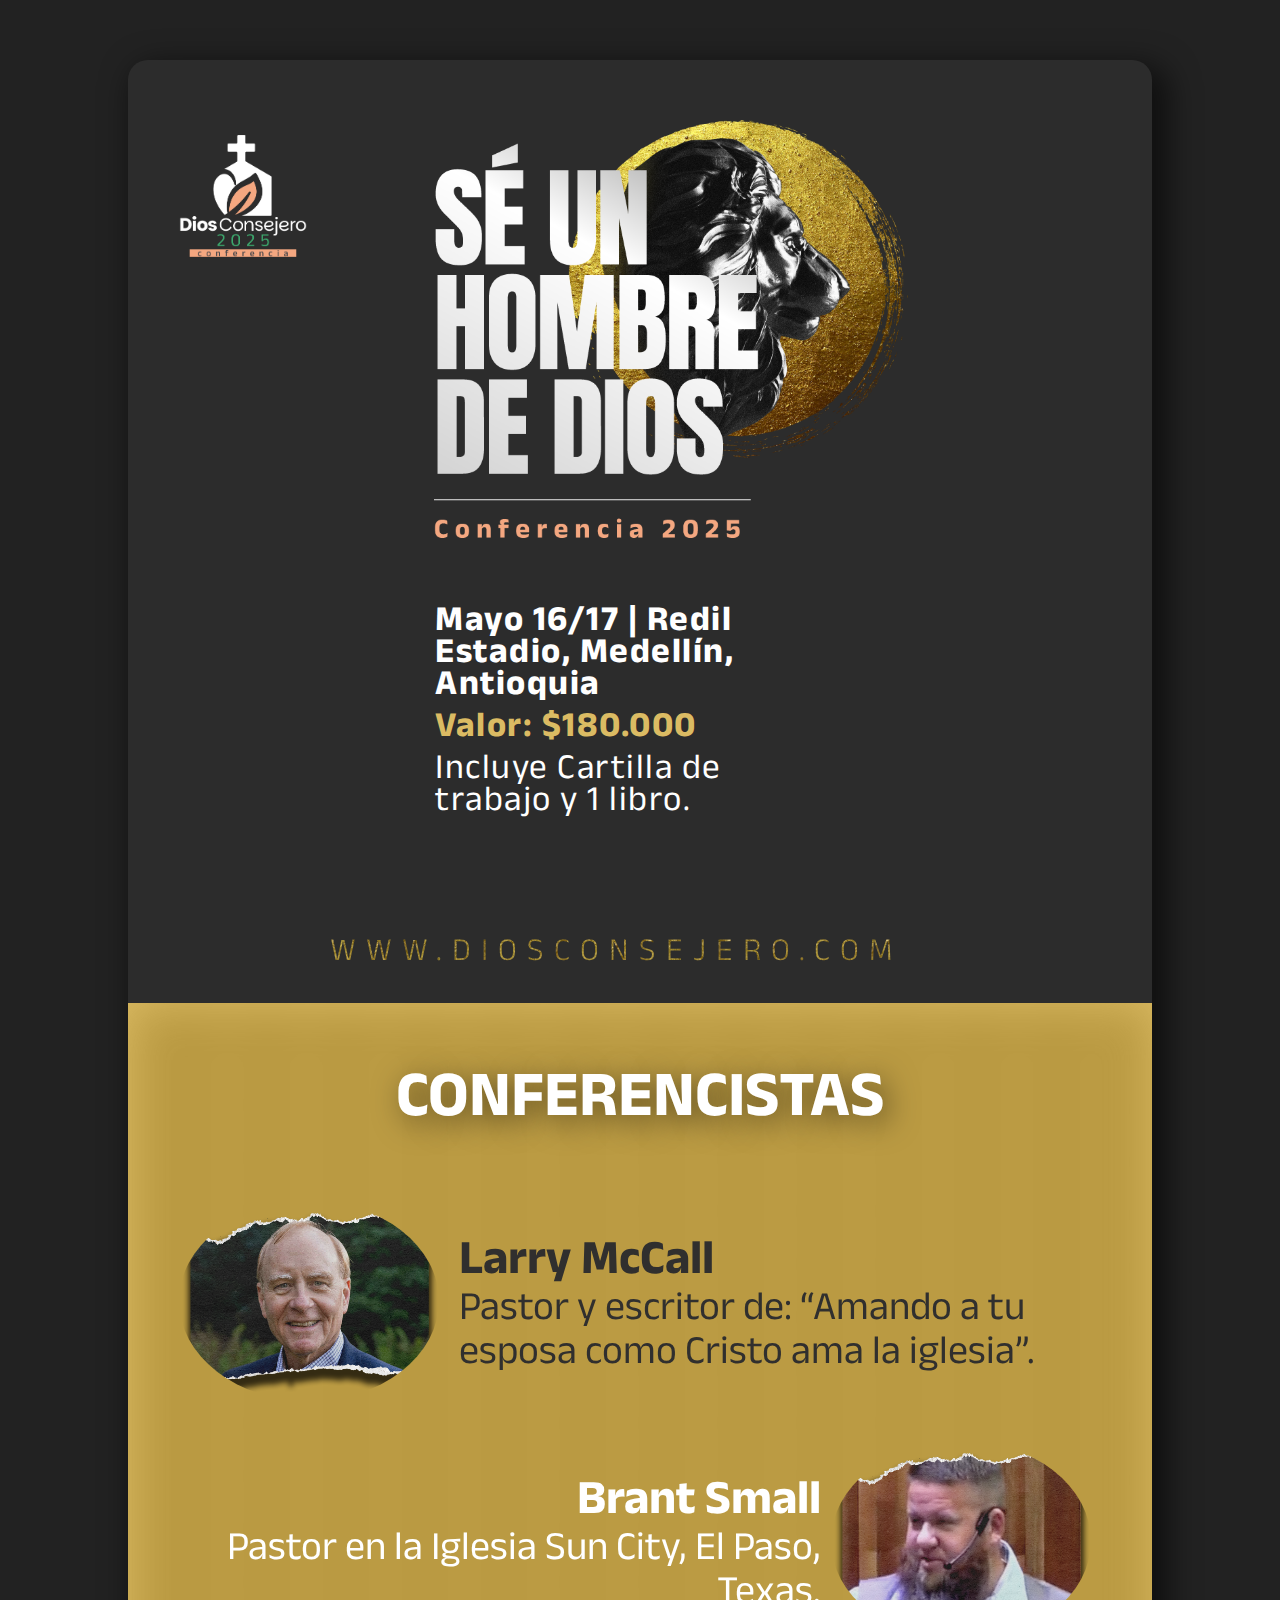
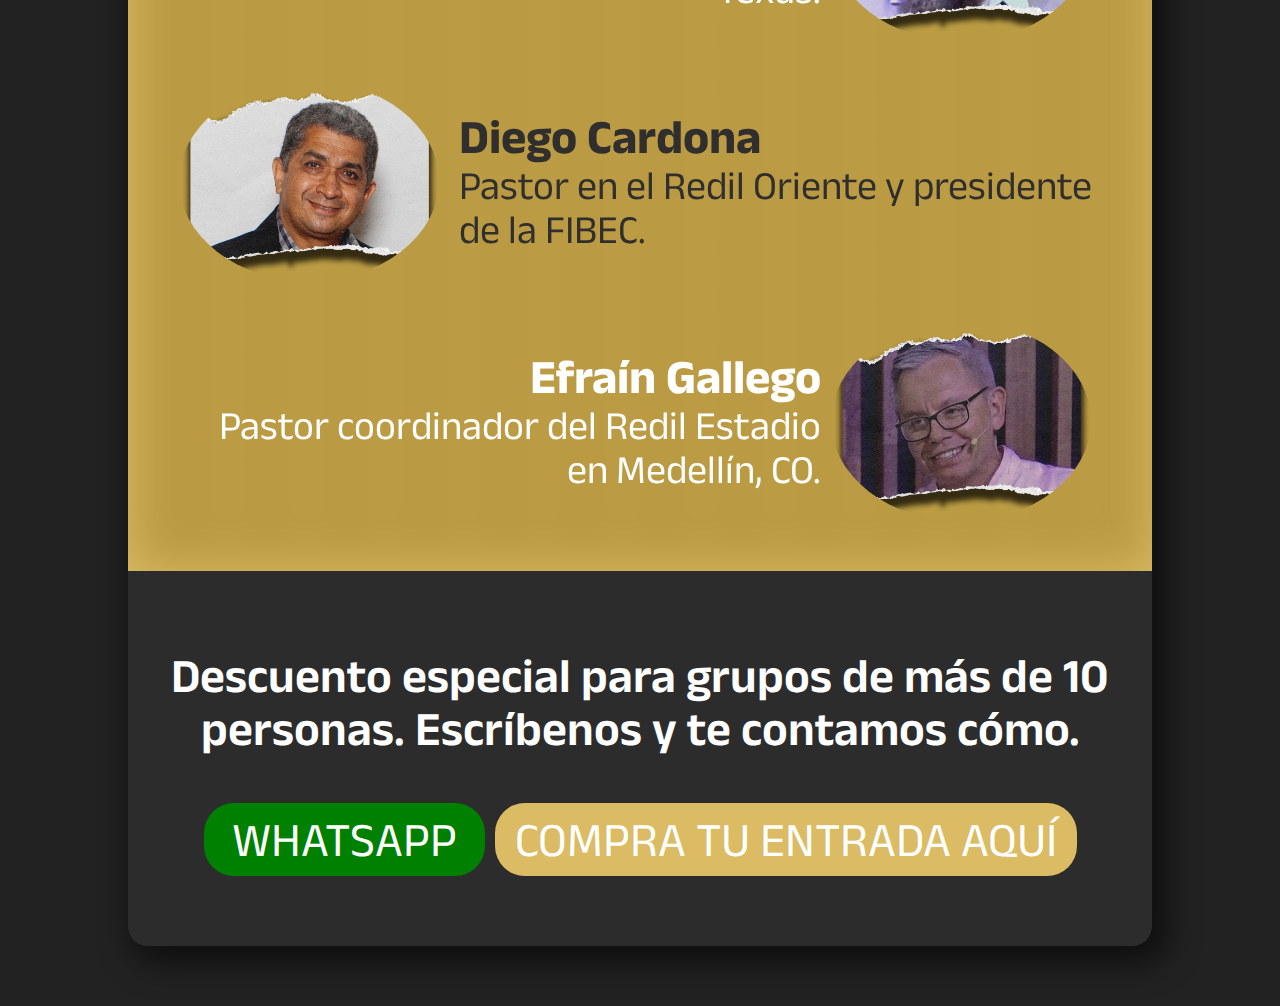
<file: cliente/index.html>
<!DOCTYPE html>
<html lang="es">

<head>
    <meta charset="UTF-8">
    <meta name="viewport" content="width=device-width, initial-scale=1.0">
    <title>Dios Consejero 2025</title>
    <link rel="stylesheet" href="./assets/styles/style.css">

</head>

<body>
    <section class="container">
        <header>
            <img class="minilogo" src="./assets/img/logo.png" alt="Logo de la conferencia" />
            
            <img class="logo" src="./assets/new/logo.png" alt="Logo de la conferencia" />

            <div class="content_header">
                <!--div class="bloque_hombre">
                    <h1>SÉ UN <span>HOMBRE</span> DE DIOS</h1>
                    <p>Aconsejando el corazón masculino</p>
                </div-->
                <div class="bloque_datos">
                    <p class="info datos_top">Mayo 16/17 | Redil Estadio, Medellín, Antioquia</p>
                    <p class="info orange">Valor: $180.000</p>
                    <p class="info">Incluye Cartilla de trabajo y 1 libro.</p>
                </div>

                <div class="bloque_www">
                    <img class="minilogo_mobile" src="./assets/img/logo.png" alt="Logo de la conferencia" />
                    <h1>www.diosconsejero.com</h1>
                </div>

            </div>
        </header>
        <article>
            <h2>CONFERENCISTAS</h2>
            <div class="conf_card">
                <img src="./assets/img/001.png" alt="Larry McCall" />
                <div class="card_text">
                    <h3>Larry McCall</h3>
                    <p>Pastor y escritor de: “Amando a tu esposa como Cristo ama la iglesia”.</p>
                </div>
            </div>
            <div class="conf_card type_two">
                <img src="./assets/img/004.png" alt="Brant Small" />
                <div class="card_text">
                    <h3>Brant Small</h3>
                    <p>Pastor en la Iglesia Sun City, El Paso, Texas.</p>
                </div>
            </div>
            <div class="conf_card">
                <img src="./assets/img/002.png" alt="Diego Cardona" />
                <div class="card_text">
                    <h3>Diego Cardona</h3>
                    <p>Pastor en el Redil Oriente y presidente de la FIBEC.</p>
                </div>
            </div>
            <div class="conf_card type_two">
                <img src="./assets/img/003.png" alt="Efraín Gallego" />
                <div class="card_text">
                    <h3>Efraín Gallego</h3>
                    <p>Pastor coordinador del Redil Estadio en Medellín, CO.</p>
                </div>
            </div>
        </article>
        <footer>
            <p>Descuento especial para grupos de más de 10 personas. Escríbenos y te contamos cómo.</p>
            <div class="two">
                <a  class="button" href="https://wa.me/+573005862700?text=Hola,%20me%20interesa%20mas%20informacion%20del%20evento" target="_blank">WHATSAPP</a>
                <a class="button morange" style="text-transform: uppercase;" href="./registro/index.html" target="_blank"
                        rel="noopener noreferrer">Compra tu entrada aquí</a>
            </div>
        </footer>
    </section>
</body>

</html>
</file>
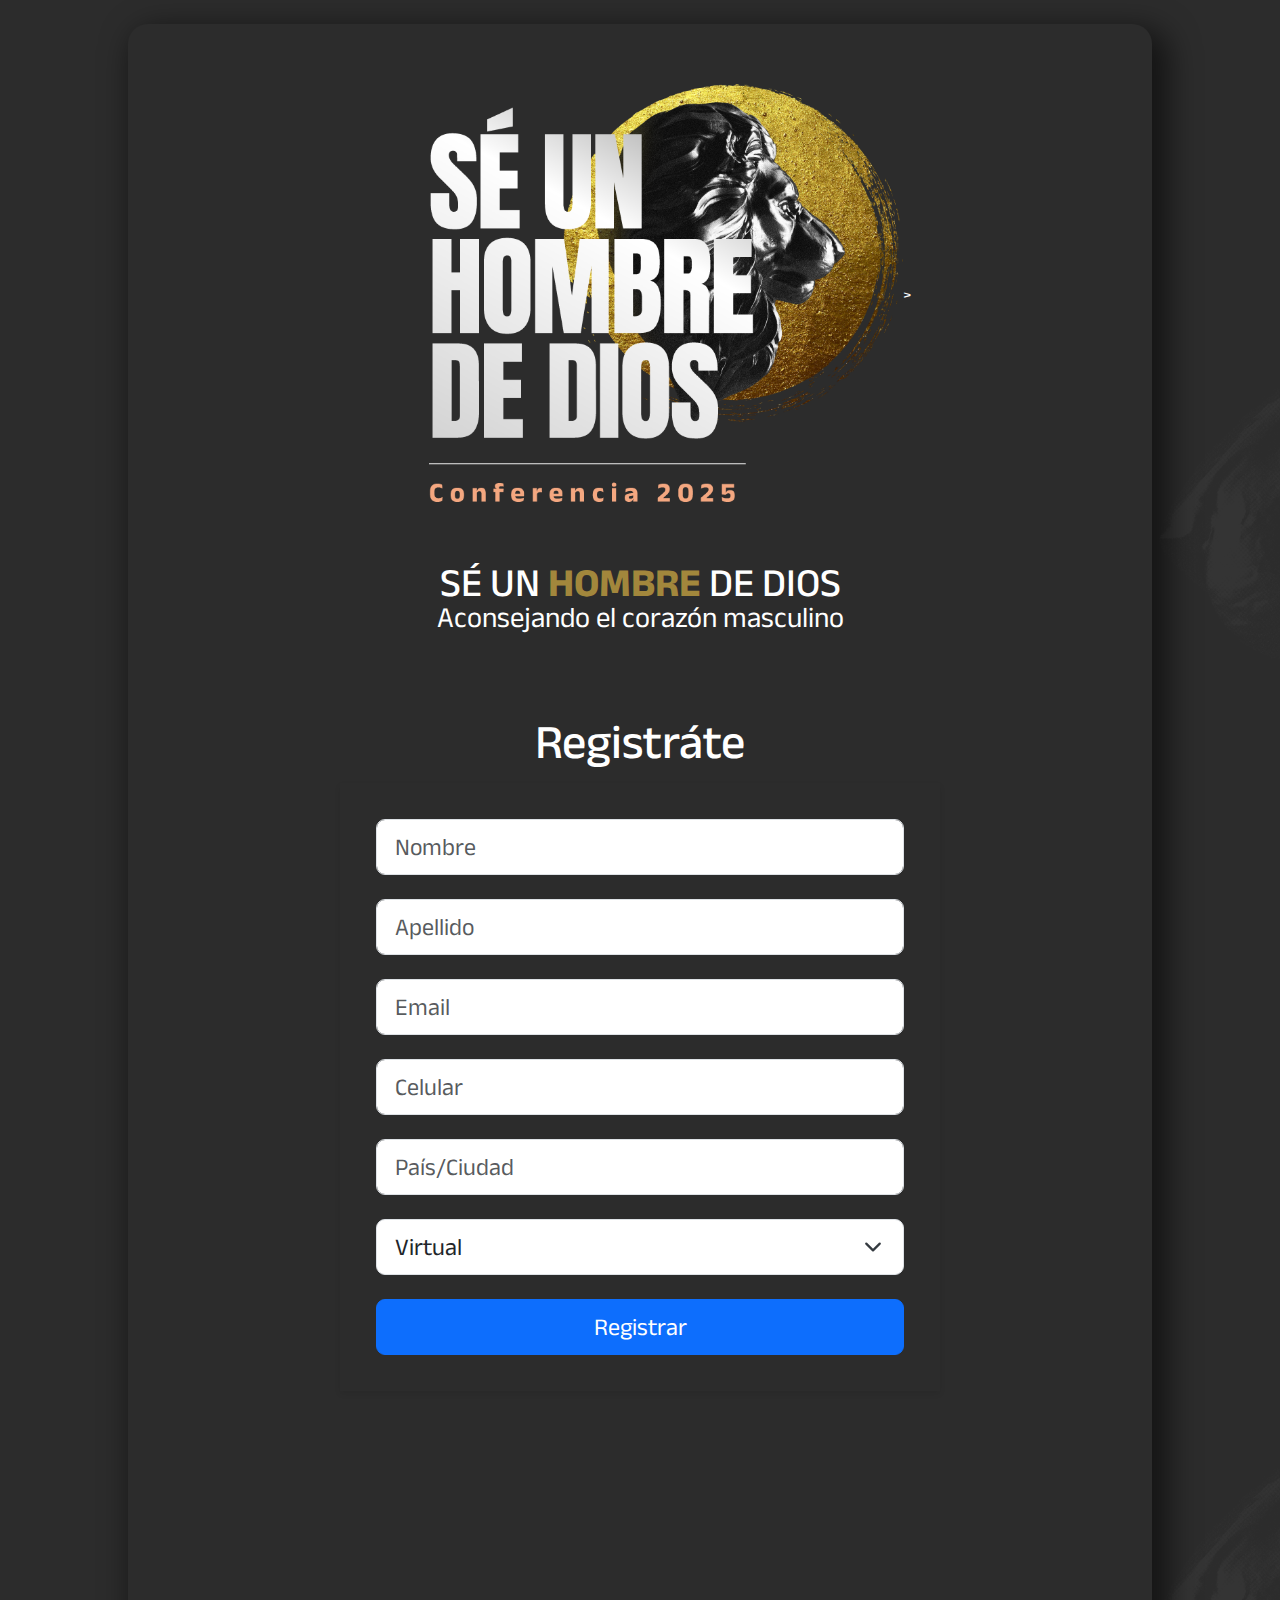
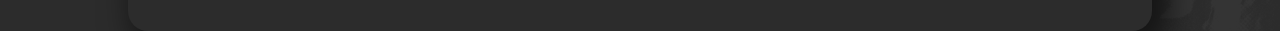
<file: cliente/registro/index.html>
<!DOCTYPE html>
<html lang="es">

<head>
    <meta charset="UTF-8">
    <meta name="viewport" content="width=device-width, initial-scale=1.0">
    <title>CRUD de Asistentes</title>
    <link href="https://cdn.jsdelivr.net/npm/bootstrap@5.3.0/dist/css/bootstrap.min.css" rel="stylesheet">
    <link rel="stylesheet" href="../assets/styles/style.css">
    <style>
        .markeo {
            margin-top: 50px;
            padding: 20%;
            padding-top: 0;
            zoom: 1.5;
        }
    </style>
</head>

<body class="container mt-4">

    <header>
        <img class="logo" src="../assets/new/logo.png" alt="Logo de la conferencia" />>
        <div class="content_header">
            <div class="bloque_hombre">
                <h1>SÉ UN <span>HOMBRE</span> DE DIOS</h1>
                <p>Aconsejando el corazón masculino</p>
            </div>
        </div>
    </header>

    <div class="markeo">
        <h2 class="text-center">Registráte</h2>
        <form id="attendeeForm" class="d-flex flex-column gap-3 p-4 shadow-sm p-4">
            <input type="hidden" id="type_user" class="form-control" value="informacion">
            <input type="text" id="nombre" class="form-control" placeholder="Nombre" required>
            <input type="text" id="apellido" class="form-control" placeholder="Apellido" required>
            <input type="email" id="email" class="form-control" placeholder="Email" required>
            <input type="text" id="celular" class="form-control" placeholder="Celular" required>
            <input type="text" id="pais_ciudad" class="form-control" placeholder="País/Ciudad" required>
            <select id="boleta" class="form-select">
                <option value="virtual">Virtual</option>
                <option value="presencial">Presencial</option>
            </select>

            <button type="submit" class="btn btn-primary">Registrar</button>
        </form>

        
    </div>

    <script>
        const apiUrl = 'https://diosconsejero.com/api/attendees';
        const encodedKey = btoa("diosconsejeroapi");

        document.getElementById('attendeeForm').addEventListener('submit', async (e) => {
            e.preventDefault();
            const data = {
                nombre: document.getElementById('nombre').value,
                apellido: document.getElementById('apellido').value,
                email: document.getElementById('email').value,
                celular: document.getElementById('celular').value,
                pais_ciudad: document.getElementById('pais_ciudad').value,
                boleta: document.getElementById('boleta').value,
                type_user: document.getElementById('type_user').value
            };
            await fetch(apiUrl, { method: 'POST', headers: { 'Content-Type': 'application/json' }, body: JSON.stringify(data) });
            window.location.href = "https://biz.payulatam.com/B0e918fB15922F6"; 
            loadAttendees();
        });


        loadAttendees();
    </script>
</body>

</html>
</file>
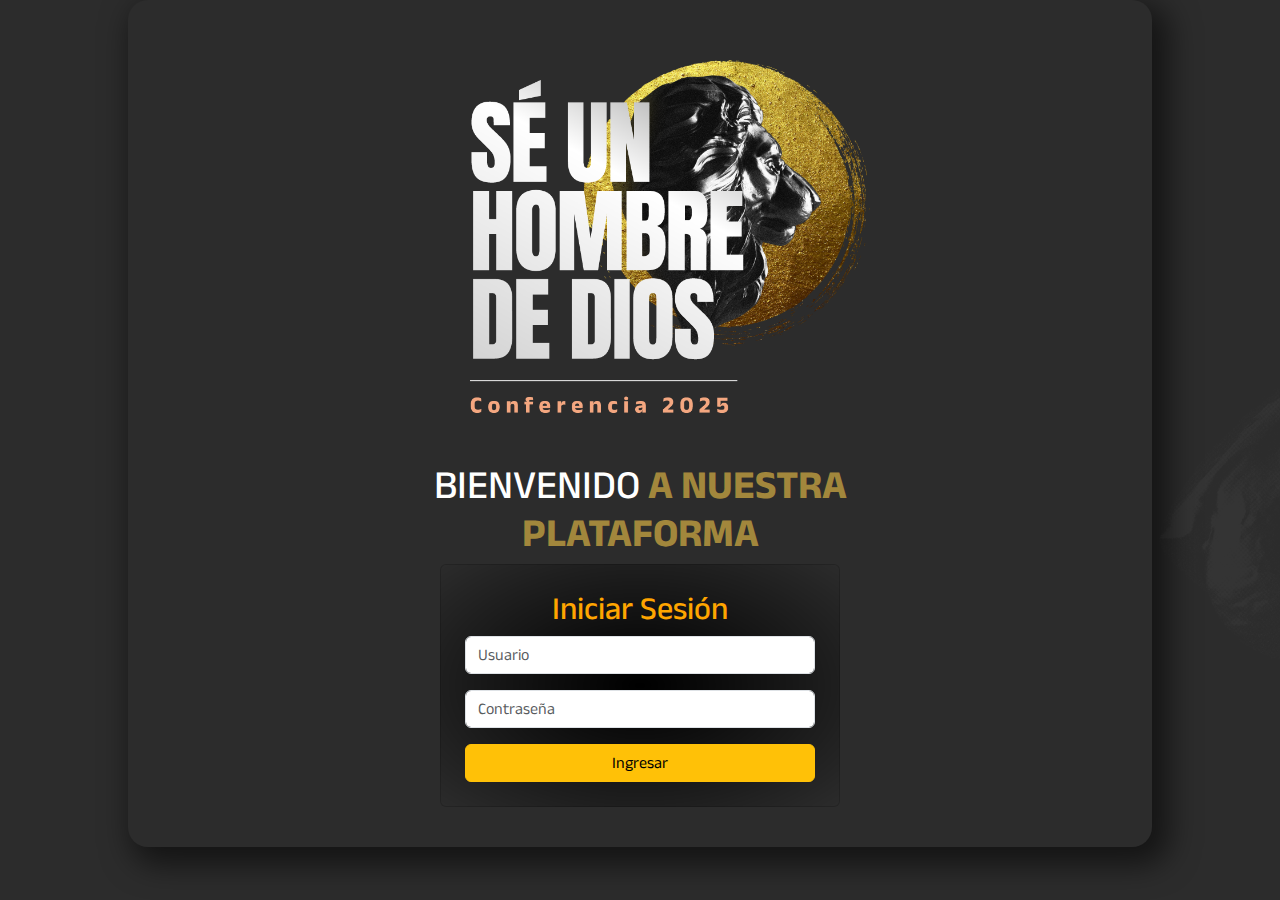
<file: cliente/registro/adminregister.html>
<script>
    document.addEventListener("DOMContentLoaded", function () {
        if (!sessionStorage.getItem("authenticated")) {
            document.body.style.display = 'none';
            alert("No tienes permisos para acceder a esta página");
            window.location.href = 'loggin.html';
        }
    });
</script>

<!DOCTYPE html>
<html lang="es">

<head>
    <meta charset="UTF-8">
    <meta name="viewport" content="width=device-width, initial-scale=1.0">
    <title>CRUD de Asistentes</title>.

    <link href="https://cdn.jsdelivr.net/npm/bootstrap@5.3.0/dist/css/bootstrap.min.css" rel="stylesheet">
    <link rel="stylesheet" href="../assets/styles/style.css">
    <style>
        .markeo {
            margin-top: 50px;
            padding: 40px;
            padding-top: 0;
        }

        #attendeeForm {
            width: 60%;
            margin: auto;
            transition: opacity 0.3s ease-in-out;
            display: flex;
            justify-content: center;
            flex-direction: column;
            align-items: center;
            gap: 20px;
        }

        .hidden {
            display: none;
        }

        .eye-icon {
            cursor: pointer;
            font-size: 1.5rem;
        }

        #toggleEye {
            cursor: pointer;
            display: inline-block;
            transition: transform 0.4s ease-in-out;
        }

        /* Animación al pasar el mouse */
        #toggleEye:hover {
            transform: translateY(-20px) rotate(25deg) scale(1.2);
        }

        /* Efecto de sacudida al quitar el mouse */
        @keyframes shake {
            0% {
                transform: rotate(10deg);
            }

            25% {
                transform: rotate(-10deg);
            }

            50% {
                transform: rotate(10deg);
            }

            75% {
                transform: rotate(-10deg);
            }

            100% {
                transform: rotate(0deg);
            }
        }
    </style>
</head>

<body class="container mt-4">

    <header>
        <img class="logo" src="../assets/new/logo.png" alt="Logo de la conferencia" style="width:400px !important" />
        <div class="content_header">
            <div class="bloque_hombre">
                <h1>Administrador de <span>Asistentes</span></h1>
                <p>Evento Dios consejero</p>
            </div>
        </div>
    </header>

    <div class="markeo">
        <h2 class="text-center">Registro de asistentes <span id="toggleEye" class="eye-icon">🐵</span></h2>
        <p style="color: rgba(255,255,255,0.5);">Ingresa los datos del asistente si no esta activo solo selecciona el
            mono (🐵)</p>
        <div class="atte" id="atten">
            <form id="attendeeForm" class="d-flex flex-column gap-3 p-4 shadow-sm p-4">
                <input type="text" id="nombre" class="form-control" placeholder="Nombre" required>
                <input type="text" id="apellido" class="form-control" placeholder="Apellido" required>
                <input type="email" id="email" class="form-control" placeholder="Email" required>
                <input type="text" id="celular" class="form-control" placeholder="Celular" required>
                <input type="text" id="pais_ciudad" class="form-control" placeholder="País/Ciudad" required>
                <select id="boleta" class="form-select">
                    <option value="virtual">Virtual</option>
                    <option value="presencial">Presencial</option>
                </select>
                <div class="d-flex gap-3">
                    <button type="submit" class="btn btn-primary">Registrar</button>
                    <button id="limpiar" type="submit" class="btn btn-success">Limpiar</button>
                </div>
            </form>
        </div>


        <h2 class="text-center mt-4">Lista de Asistentes</h2>
        <table class="table table-bordered table-striped mt-3">
            <thead class="table-dark">
                <tr>
                    <th>Nombre</th>
                    <th>Apellido</th>
                    <th>Email</th>
                    <th>Celular</th>
                    <th>Ubicación</th>
                    <th>Boleta</th>
                    <th>Acciones</th>
                </tr>
            </thead>
            <tbody id="attendeesTable"></tbody>
        </table>
    </div>

    <script>
        const apiUrl = 'https://diosconsejero.com/api/attendees';
        const encodedKey = btoa("diosconsejeroapi");

        document.getElementById('attendeeForm').addEventListener('submit', async (e) => {
            e.preventDefault();
            const data = {
                nombre: document.getElementById('nombre').value,
                apellido: document.getElementById('apellido').value,
                email: document.getElementById('email').value,
                celular: document.getElementById('celular').value,
                pais_ciudad: document.getElementById('pais_ciudad').value,
                boleta: document.getElementById('boleta').value
            };
            await fetch(apiUrl, {
                method: 'POST', headers: {
                    "Authorization": `Basic ${encodedKey}`,
                    "Content-Type": "application/json"
                }, body: JSON.stringify(data)
            });
            loadAttendees();
        });

        async function loadAttendees() {
            const res = await fetch(apiUrl, {
                method: "GET",
                headers: {
                    "Authorization": `Basic ${encodedKey}`,
                    "Content-Type": "application/json"
                }
            });
            const attendees = await res.json();
            const tbody = document.getElementById('attendeesTable');
            tbody.innerHTML = '';
            attendees.forEach(att => {
                const row = `<tr>
                    <td>${att.nombre}</td>
                    <td>${att.apellido}</td>
                    <td>${att.email}</td>
                    <td>${att.celular}</td>
                    <td>${att.pais_ciudad}</td>
                    <td>${att.boleta}</td>
                    <td>
                        <button class="btn btn-warning btn-sm" onclick="editAttendee(${att.id})">Editar</button>
                        <button class="btn btn-danger btn-sm" onclick="deleteAttendee(${att.id})">Eliminar</button>
                    </td>
                </tr>`;
                tbody.innerHTML += row;
            });
        }

        async function deleteAttendee(id) {
            const confirmDelete = confirm("¿Está seguro de que desea eliminar este asistente?");
            if (confirmDelete) {
                await fetch(`${apiUrl}/${id}`, {
                    method: 'DELETE',
                    headers: {
                        "Authorization": `Basic ${encodedKey}`,
                        "Content-Type": "application/json"
                    }
                });
                loadAttendees();
            }
        }

        async function editAttendee(id) {
            const res = await fetch(`${apiUrl}/${id}`, {
                method: "GET",
                headers: {
                    "Authorization": `Basic ${encodedKey}`,
                    "Content-Type": "application/json"
                }
            });
            const att = await res.json();
            document.getElementById('nombre').value = att.nombre;
            document.getElementById('apellido').value = att.apellido;
            document.getElementById('email').value = att.email;
            document.getElementById('celular').value = att.celular;
            document.getElementById('pais_ciudad').value = att.pais_ciudad;
            document.getElementById('boleta').value = att.boleta;

            document.getElementById('attendeeForm').onsubmit = async (e) => {
                e.preventDefault();
                const updatedData = {
                    nombre: document.getElementById('nombre').value,
                    apellido: document.getElementById('apellido').value,
                    email: document.getElementById('email').value,
                    celular: document.getElementById('celular').value,
                    pais_ciudad: document.getElementById('pais_ciudad').value,
                    boleta: document.getElementById('boleta').value
                };
                await fetch(`${apiUrl}/${id}`, { method: 'PUT', headers: { 'Content-Type': 'application/json' }, body: JSON.stringify(updatedData) });
                loadAttendees();
                document.getElementById('attendeeForm').reset();
                document.getElementById('attendeeForm').onsubmit = (ev) => ev.preventDefault();
            };
        }

        loadAttendees();

        document.getElementById("toggleEye").addEventListener("click", function () {
            const form = document.getElementById("atten");
            if (form.style.display === "none") {
                form.style.display = "block";
                this.textContent = "🙈"; // Mono con ojos tapados
            } else {
                form.style.display = "none";
                this.textContent = "🐵"; // Mono normal
            }
        });

        document.getElementById("limpiar").addEventListener("click", function () {
            document.getElementById('attendeeForm').reset();
        });
    </script>
</body>

</html>
</file>
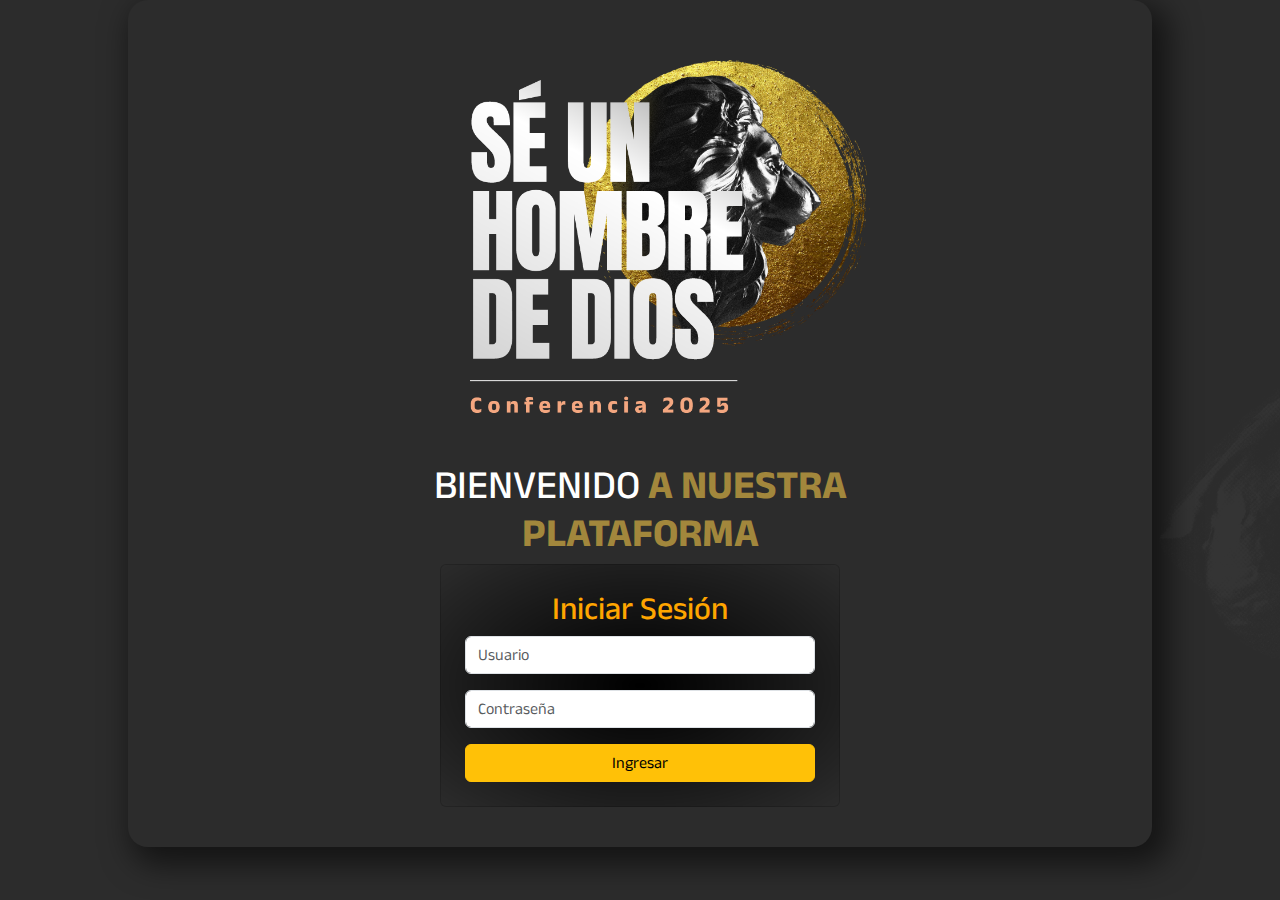
<file: cliente/registro/loggin.html>
<!DOCTYPE html>
<html lang="es">

<head>
    <meta charset="UTF-8">
    <meta name="viewport" content="width=device-width, initial-scale=1.0">
    <title>Login</title>
    <link href="https://cdn.jsdelivr.net/npm/bootstrap@5.3.0/dist/css/bootstrap.min.css" rel="stylesheet">
    <link rel="stylesheet" href="../assets/styles/style.css">
</head>

<body class="container">
    <header>
        <img class="logo" src="../assets/new/logo.png" alt="Logo de la conferencia" style="width:400px !important" />
        <div class="content_header">
            <div class="bloque_hombre">
                <h1>BIENVENIDO <span>A NUESTRA PLATAFORMA</span></h1>

            </div>
        </div>
    </header>

    <div class="text-center">
        <div class="card p-4" style="max-width: 400px;margin: auto;background: radial-gradient(black,
            transparent);">
            <h2 style="color: orange;">Iniciar Sesión</h2>
            <form id="loginForm">
                <div class="mb-3">
                    <input type="text" id="username" class="form-control" placeholder="Usuario" required>
                </div>
                <div class="mb-3">
                    <input type="password" id="password" class="form-control" placeholder="Contraseña" required>
                </div>
                <button type="submit" class="btn btn-warning w-100">Ingresar</button>
                <p id="error-msg" class="text-danger mt-2" style="display:none;">Usuario o contraseña incorrectos</p>
            </form>
        </div>
    </div>


    <script>
        document.addEventListener("DOMContentLoaded", function() {
            if (sessionStorage.getItem("authenticated")) {
                window.location.href = 'adminregister.html';
            }
        });

        document.getElementById('loginForm').addEventListener('submit', function(event) {
            event.preventDefault();

            fetch('./admin.json')
                .then(response => response.json())
                .then(data => {
                    const username = document.getElementById('username').value;
                    const password = document.getElementById('password').value;
                    
                    if (username === data.username && password === data.password) {
                        sessionStorage.setItem("authenticated", true);
                        window.location.href = 'adminregister.html';
                    } else {
                        document.getElementById('error-msg').style.display = 'block';
                    }
                })
                .catch(error => console.error('Error cargando el JSON:', error));
        });
    </script>
</body>

</html>
</file>
<file: cliente/assets/styles/style.css>
@import url("./fonts.css");

:root {
  --green_header: #3daa6e;
  --vinotinto: #370000;
  --canela: #dbbb63;
  --color-acento: #a2873c;

  --fondo: #2c2c2c;
  --texto-beige: #b0846b;
  --marron: #2c1d11;
  --color-fondo: #302f2e;
  --font-family: "Anek Latin"; /*, sans-serif;*/
}

body {
  font-family: Arial, sans-serif;
  margin: 0;
  padding: 0;
  background-color: #222;
  color: white;
  text-align: center;
  font-family: var(--font-family);
  font-size: 16px;
  padding-top: 60px;
  padding-bottom: 60px;
}
.container {
  width: 90%;
  padding-top: 40px;
  padding-bottom: 40px;
  position: relative;
  max-width: 80vw;
  margin: auto;
  background-color: #333;
  border-radius: 10px;
  background-image: url(../new/fondo.png);
  background-repeat: repeat;
  border-radius: 20px;
  -webkit-box-shadow: 10px 11px 30px 7px rgba(0, 0, 0, 0.54);
  -moz-box-shadow: 10px 11px 30px 7px rgba(0, 0, 0, 0.54);
  box-shadow: 10px 11px 30px 7px rgba(0, 0, 0, 0.54);
}

header {
  margin-bottom: 1em;
}

.logo {
  width: 37vw;
  margin: 20px 0;
  margin-left: 6%;
}

.minilogo {
  width: 10vw;
  position: absolute;
  left: 5%;
  top: 3%;
}

.minilogo .minilogo_mobile {
  display: none;
}

.content_header {
  display: flex;
  justify-content: center;
  align-items: center;
  flex-direction: column;
  gap: 20px;
  margin-top: 30px;
}

.content_header .bloque_hombre {
  /** background-color: var(--marron); **/
  display: flex;
  justify-content: center;
  align-items: center;
  flex-direction: column;
  padding: 10px 20px;
  max-width: 50%;
  max-height: 80px;
}
.content_header .bloque_hombre h1 {
  color: white;
  font-weight: 300;
  font-weight: 500;
  font-size: 2.5em;
  margin: 0px;
}

.content_header .bloque_hombre p {
  font-size: 1.8em;
  margin: 0px;
  margin-top: -10px;
}
.bloque_hombre span {
  color: var(--color-acento);
  font-weight: bold;
}

.datos_top {
  font-weight: bold;
}

.bloque_datos {
  display: flex;
  justify-content: flex-start;
  flex-direction: column;
  text-align: left;
  max-width: 40%;
  font-size: 2.2em;
  letter-spacing: -1px;
  line-height: 32px;
  margin-bottom: 2em;
  letter-spacing: 1.5px;
}

.bloque_www h1 {
  font-size: 2em;
  font-weight: 300;
  font-family: var(--font-family);
  background: url("../img/tramado.JPG") repeat;
  -webkit-background-clip: text;
  text-transform: uppercase;
  background-clip: text;
  color: transparent;
  opacity: 0.8;
  letter-spacing: 10px;
  margin-left: -1.5em;
}

.info {
  margin: 5px 0;
}

.orange {
  color: var(--canela);
  font-weight: bold;
}

article {
  background-color: var(--canela);
  position: relative;
  z-index: 10;
  overflow: hidden;
}

article::before {
  content: "";
  position: absolute;
  top: 0;
  left: 0;
  width: 100%;
  height: 100%;
  filter: blur(24px) brightness(0.7) opacity(0.4);
  mix-blend-mode: luminosity;
  background: url("../img/tramado.JPG") repeat center center;
  opacity: 1;
  z-index: -1;
}

article h2 {
  font-size: 4em;
  text-shadow: 6px 6px 30px rgba(0, 0, 0, 0.54);

  font-weight: bold;
}

article {
  width: 100%;
  display: flex;
  justify-content: flex-start;
  align-items: center;
  flex-direction: column;
  padding-bottom: 30px;
}
article .conf_card {
  width: 90%;
  display: grid;
  grid-template-columns: 270px 1fr;
  gap: 10px;
  grid-template-rows: 1fr;
  justify-content: center;
}

article .type_two {
  grid-template-columns: 1fr 270px;
  gap: 10px;
  text-align: right;
}

article .type_two .card_text {
  text-align: right;
}

article .type_two img {
  order: 1;
}

article .conf_card img {
  width: 260px;
  height: 200px;
  aspect-ratio: 16 / 9;
}

.conf_card {
  display: flex;
  align-items: center;
  padding: 10px;
  margin: 10px 0;
  border-radius: 5px;
}
.conf_card img {
  width: 80px;
  height: 80px;
  border-radius: 50%;
  margin-right: 15px;
}

.card_text {
  text-align: left;
}

.card_text h3 {
  margin: 0px;
  font-size: 3em;
  color: var(--color-fondo);
}
.card_text p {
  margin: 0px;
  font-size: 2.5em;
  color: var(--color-fondo);
}
.type_two h3 {
  color: white;
}
.type_two p {
  color: white;
}

footer {
  font-size: 3em;
  font-weight: 600;
  padding: 30px;
}

.button {
  display: inline-block;
  background-color: green;
  color: white;
  padding: 10px 20px;
  border-radius: 5px;
  cursor: pointer;
  font-size: 1em;
  font-weight: 400;
  border-radius: 30px;
  min-width: 25%;
  text-decoration: none;
  font-family: var(--font-family);
}

.two {
  display: flex;
  justify-content: center;
  align-items: center;
  gap: 10px;
}
.morange {
  background-color: var(--canela);
}

.morange:hover {
  background-color: var(--color-acento) !important;
}

/* Móvil: hasta 480px */
@media (max-width: 768px) {
  body {
    padding: 0;
    margin: 0;
  }
  .container {
    width: 100%;
    max-width: 100vw;
    padding: 0;
    flex-direction: column;
    border-radius: 0px;
  }

  header {
    display: flex;
    flex-direction: column;
    padding: 20px;
    justify-content: center;
    align-items: center;
  }

  .logo {
    width: 70vw;
  }

  .minilogo {
    display: none;
    width: 20vw;
    position: relative;
  }

  .bloque_www {
    display: flex;
    justify-content: center;
    flex-direction: column;
    align-items: center;
  }

  .bloque_www img {
    width: 50%;
    margin-bottom: 40px;
  }

  .content_header {
    flex-direction: column;
    gap: 15px;
  }

  .content_header .bloque_hombre {
    max-width: 100%;
    max-height: none;
    padding: 15px;
  }

  .content_header .bloque_hombre h1 {
    font-size: 1.8em;
  }

  .content_header .bloque_hombre p {
    font-size: 1.2em;
    margin-top: 0;
  }

  .bloque_datos {
    width: auto;
    text-align: center;
    font-size: 1.2em;
    line-height: 20px;
    max-width: 100%;
  }

  .bloque_www h1 {
    font-size: 12px;
    margin: 0;
  }

  .bloque_www .minilogo_mobile {
    display: flex;
    justify-content: center;
  }

  article h2 {
    font-size: 2.5em;
  }

  .conf_card {
    display: flex;
    flex-direction: column;
    text-align: center;
    grid-template-columns: 1fr;
    width: 95%;
  }

  .conf_card img {
    width: 150px;
    height: auto;
    margin: 0 auto 10px;
  }

  article .conf_card {
    width: 90%;
    grid-template-columns: 1fr;
    grid-template-rows: 1fr;
  }

  .card_text h3 {
    text-align: center;
    font-size: 1.8em;
  }

  .card_text p {
    text-align: center;
    font-size: 1.2em;
  }

  .two {
    flex-direction: column;
  }

  article .type_two .card_text {
    text-align: center;
  }

  article .type_two img {
    order: 0;
  }

  footer {
    font-size: 1.5em;
    padding: 20px;
  }

  .button {
    min-width: 70%;
    padding: 8px 15px;
  }
}

/* Escritorio: 769px en adelante */
/* Los estilos base ya están configurados para escritorio, pero se pueden ajustar si es necesario */
@media (min-width: 769px) and (max-width: 1024px) {
  .container {
    width: 90%;
    max-width: 80vw;
    padding: 40px 0;
  }

  .logo {
    width: 37vw;
  }

  .content_header .bloque_hombre {
    max-width: 50%;
  }

  .bloque_datos {
    max-width: 40%;
  }

  .conf_card {
    grid-template-columns: 270px 1fr;
  }

  .type_two {
    grid-template-columns: 1fr 270px;
  }

  .conf_card img {
    width: 260px;
    height: 200px;
  }

  .bloque_datos {
    width: auto;
    text-align: center;
    font-size: 1.8em;
    line-height: 20px;
    max-width: 100%;
  }

  .bloque_www h1 {
    font-size: 12px;
    margin: 0;
  }

  .bloque_www .minilogo_mobile {
    display: none;
  }

  .card_text h3 {
    font-size: 2em;
  }

  .card_text p {
    font-size: 1.5em;
  }

  article h2 {
    font-size: 2.5em;
  }

  .two {
    flex-direction: column;
  }

  article .type_two .card_text {
    text-align: right;
  }

  article .type_two img {
    order: 1;
  }

  footer {
    font-size: 1.5em;
    padding: 20px;
  }

  .button {
    min-width: 70%;
    padding: 8px 15px;
  }
}

@media (min-width: 1024px) and (max-width: 4200px) {
  .bloque_www .minilogo_mobile {
    display: none !important;
  }
}
</file>
